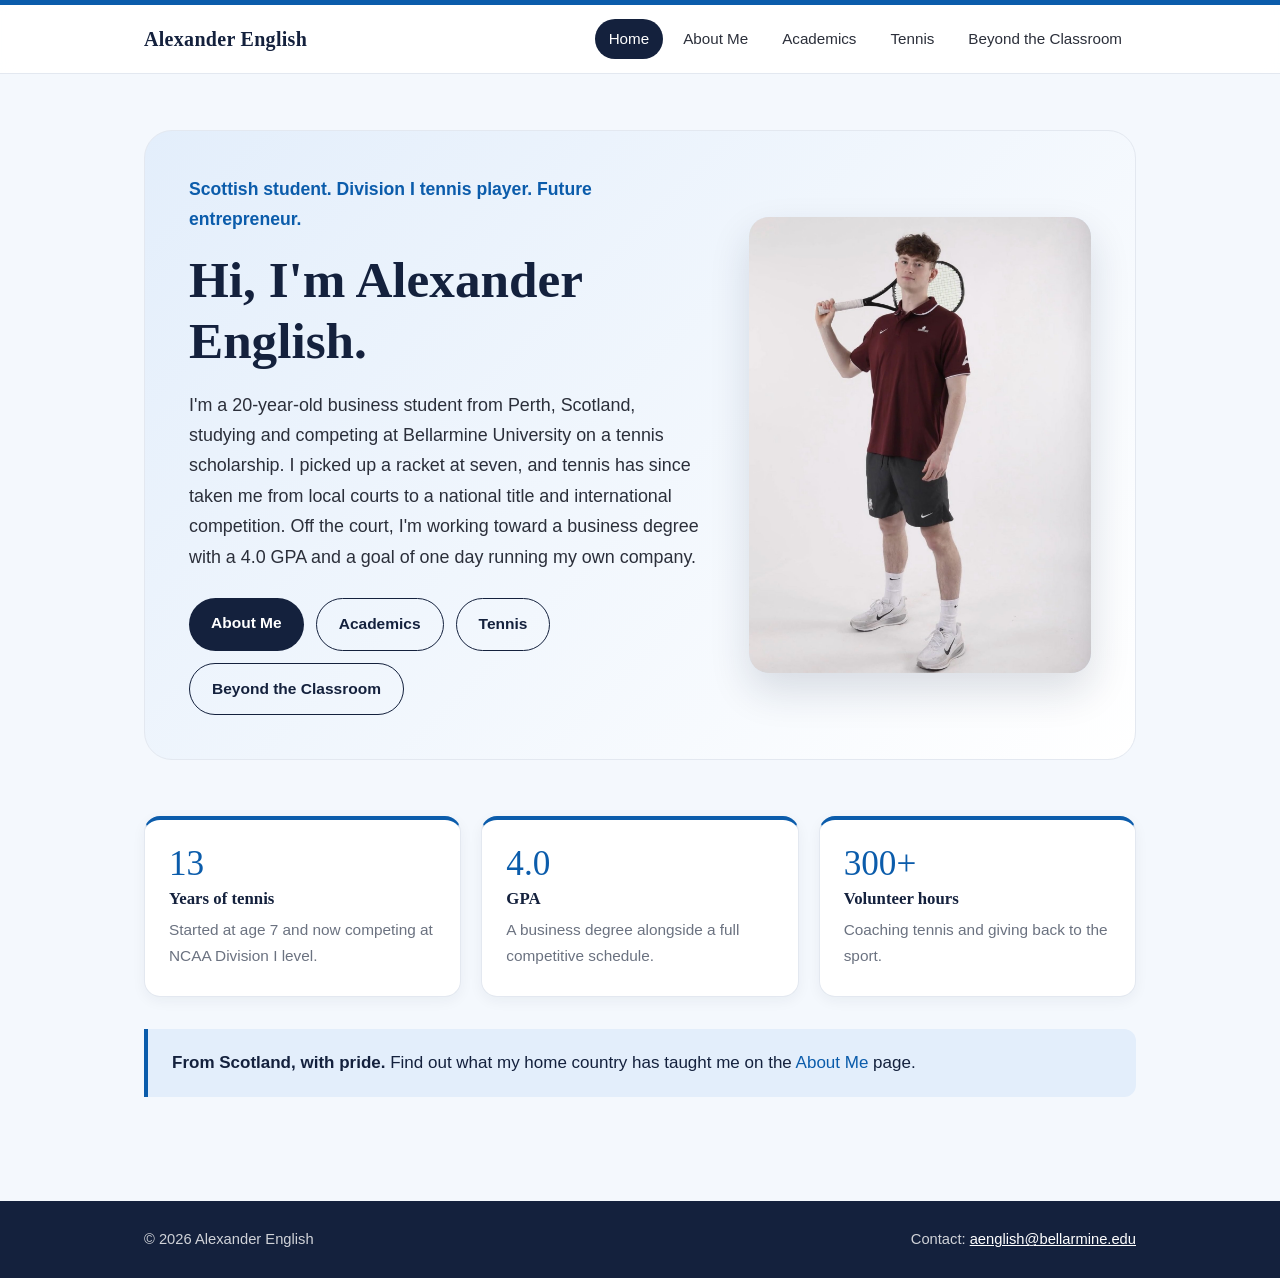
<file: index.html>
<!DOCTYPE html>
<html lang="en">
<head>
  <meta charset="UTF-8">
  <meta name="viewport" content="width=device-width, initial-scale=1">
  <title>Alexander English | Home</title>
  <meta name="description" content="Alexander English: Scottish business student and Division I tennis player at Bellarmine University.">
  <link rel="stylesheet" href="style.css">
</head>
<body class="theme-home">

<header class="site-header">
  <div class="nav">
    <a class="brand" href="index.html">Alexander English</a>
    <nav>
      <ul>
        <li><a class="link active" href="index.html">Home</a></li>
        <li><a class="link" href="about.html">About Me</a></li>
        <li><a class="link" href="academics.html">Academics</a></li>
        <li><a class="link" href="tennis.html">Tennis</a></li>
        <li><a class="link" href="beyond.html">Beyond the Classroom</a></li>
      </ul>
    </nav>
  </div>
</header>

<main>
  <section class="hero">
    <div>
      <p class="tagline">Scottish student. Division I tennis player. Future entrepreneur.</p>
      <h1>Hi, I'm Alexander English.</h1>
      <p class="intro">
        I'm a 20-year-old business student from Perth, Scotland, studying and competing at Bellarmine University
        on a tennis scholarship. I picked up a racket at seven, and tennis has since taken me from local courts
        to a national title and international competition. Off the court, I'm working toward a business degree
        with a 4.0 GPA and a goal of one day running my own company.
      </p>
      <div class="btn-row">
        <a class="btn" href="about.html">About Me</a>
        <a class="btn ghost" href="academics.html">Academics</a>
        <a class="btn ghost" href="tennis.html">Tennis</a>
        <a class="btn ghost" href="beyond.html">Beyond the Classroom</a>
      </div>
    </div>

    <!-- PHOTO: replace images/home.jpg with your own headshot or action shot -->
    <figure class="photo">
      <span class="ph-label">Photo coming soon</span>
      <img src="images/home.jpg" alt="Alexander English" onerror="this.style.display='none'">
    </figure>
  </section>

  <section class="cards">
    <div class="card">
      <div class="big">13</div>
      <h3>Years of tennis</h3>
      <p>Started at age 7 and now competing at NCAA Division I level.</p>
    </div>
    <div class="card">
      <div class="big">4.0</div>
      <h3>GPA</h3>
      <p>A business degree alongside a full competitive schedule.</p>
    </div>
    <div class="card">
      <div class="big">300+</div>
      <h3>Volunteer hours</h3>
      <p>Coaching tennis and giving back to the sport.</p>
    </div>
  </section>

  <div class="callout">
    <p><strong>From Scotland, with pride.</strong> Find out what my home country has taught me on the <a href="about.html">About Me</a> page.</p>
  </div>
</main>

<footer>
  <div class="foot">
    <span>&copy; 2026 Alexander English</span>
    <span>Contact: <a href="mailto:aenglish@bellarmine.edu">aenglish@bellarmine.edu</a></span>
  </div>
</footer>

</body>
</html>
</file>
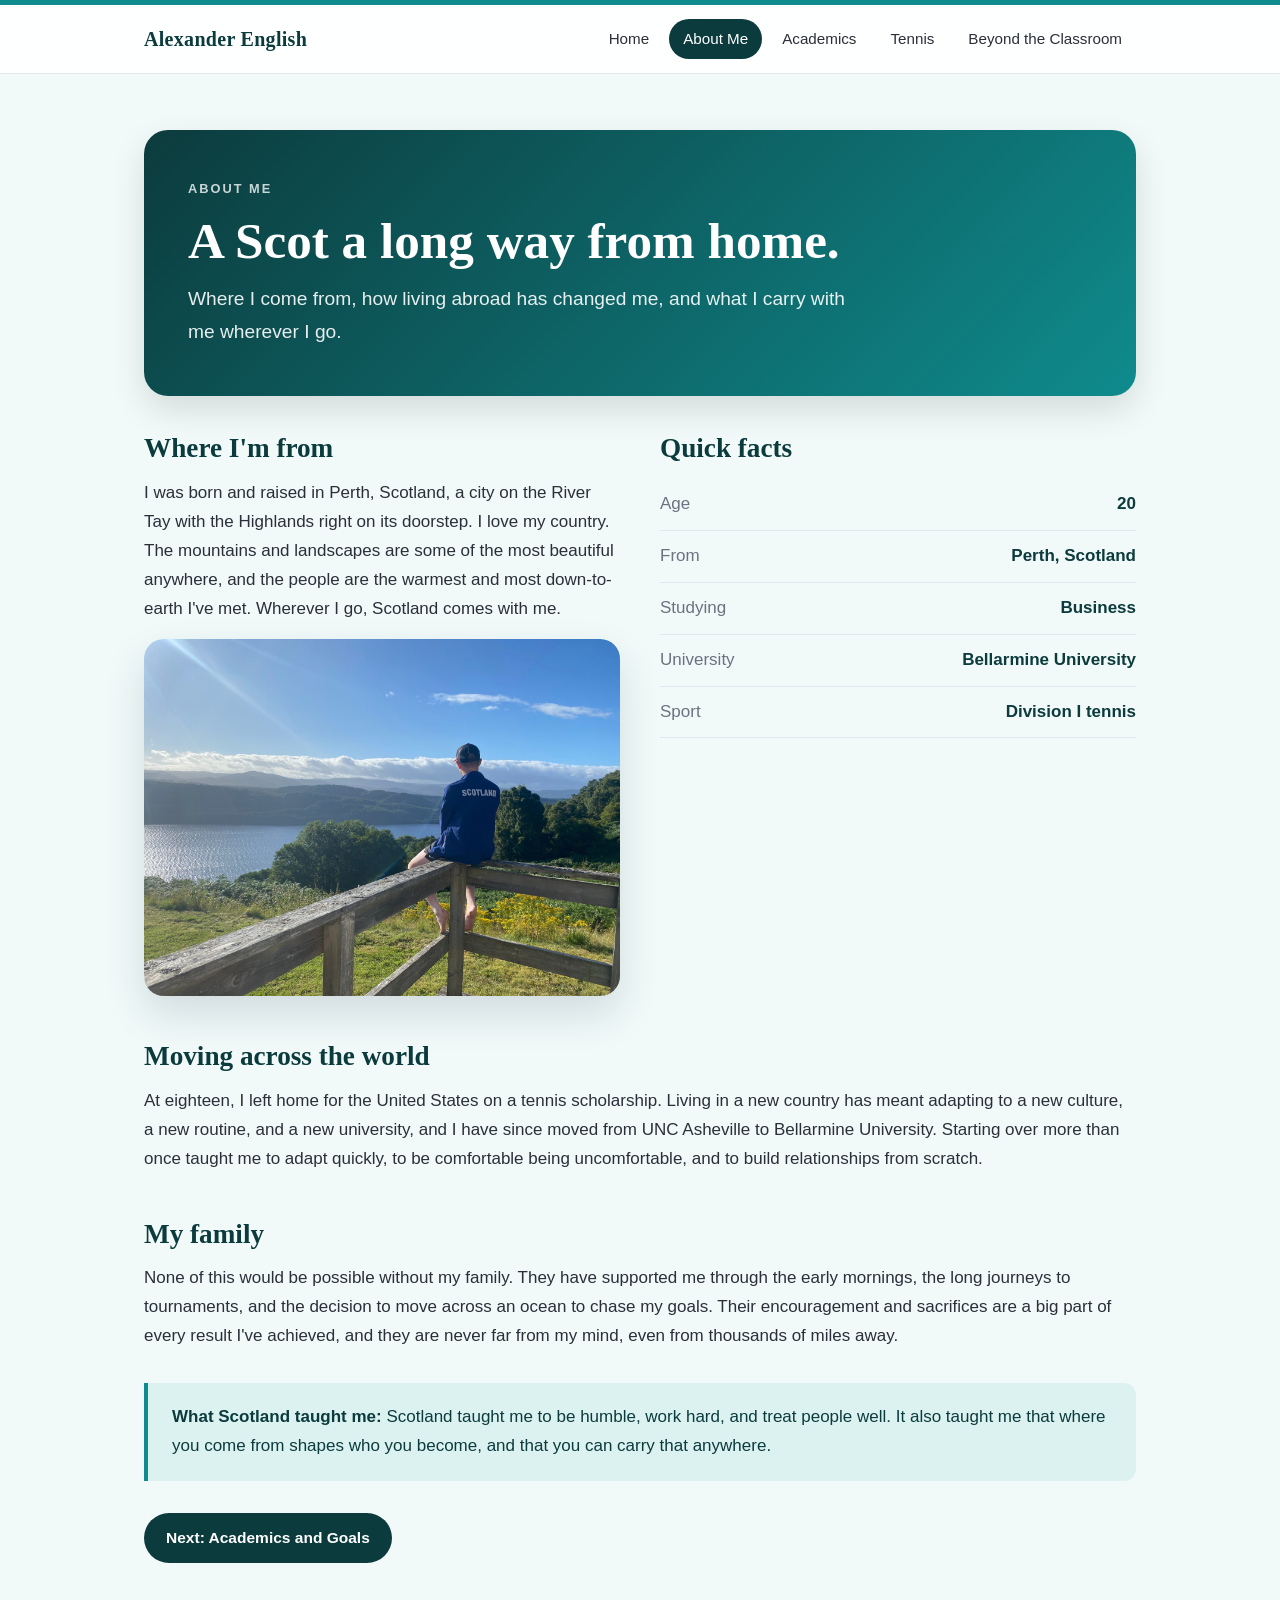
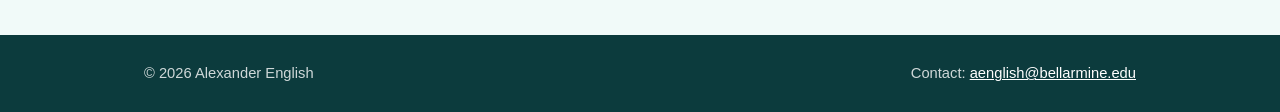
<file: about.html>
<!DOCTYPE html>
<html lang="en">
<head>
  <meta charset="UTF-8">
  <meta name="viewport" content="width=device-width, initial-scale=1">
  <title>Alexander English | About Me</title>
  <meta name="description" content="Where Alexander English is from, and what life as an international student has taught him.">
  <link rel="stylesheet" href="style.css">
</head>
<body class="theme-about">

<header class="site-header">
  <div class="nav">
    <a class="brand" href="index.html">Alexander English</a>
    <nav>
      <ul>
        <li><a class="link" href="index.html">Home</a></li>
        <li><a class="link active" href="about.html">About Me</a></li>
        <li><a class="link" href="academics.html">Academics</a></li>
        <li><a class="link" href="tennis.html">Tennis</a></li>
        <li><a class="link" href="beyond.html">Beyond the Classroom</a></li>
      </ul>
    </nav>
  </div>
</header>

<main>
  <div class="page-head">
  <p class="eyebrow">About Me</p>
  <h1>A Scot a long way from home.</h1>
  <p class="lead">Where I come from, how living abroad has changed me, and what I carry with me wherever I go.</p>
  </div>

  <div class="two-col" style="margin-top:36px;">
    <div>
      <h2 style="margin-top:0;">Where I'm from</h2>
      <p>
        I was born and raised in Perth, Scotland, a city on the River Tay with the Highlands right on its doorstep.
        I love my country. The mountains and landscapes are some of the most beautiful anywhere, and the people are
        the warmest and most down-to-earth I've met. Wherever I go, Scotland comes with me.
      </p>

      <!-- PHOTO: replace images/scotland.jpg with a photo from Scotland -->
      <figure class="photo" style="aspect-ratio:4/3;">
        <span class="ph-label">Photo coming soon</span>
        <img src="images/scotland.jpg" alt="Looking out over a Scottish loch wearing a Scotland jacket" onerror="this.style.display='none'">
      </figure>
    </div>

    <div>
      <h2 style="margin-top:0;">Quick facts</h2>
      <ul class="facts">
        <li><span>Age</span><span>20</span></li>
        <li><span>From</span><span>Perth, Scotland</span></li>
        <li><span>Studying</span><span>Business</span></li>
        <li><span>University</span><span>Bellarmine University</span></li>
        <li><span>Sport</span><span>Division I tennis</span></li>
      </ul>
    </div>
  </div>

  <h2>Moving across the world</h2>
  <p>
    At eighteen, I left home for the United States on a tennis scholarship. Living in a new country has meant adapting
    to a new culture, a new routine, and a new university, and I have since moved from UNC Asheville to Bellarmine
    University. Starting over more than once taught me to adapt quickly, to be comfortable being uncomfortable, and to
    build relationships from scratch.
  </p>

  <h2>My family</h2>
  <p>
    None of this would be possible without my family. They have supported me through the early mornings, the long
    journeys to tournaments, and the decision to move across an ocean to chase my goals. Their encouragement and
    sacrifices are a big part of every result I've achieved, and they are never far from my mind, even from thousands
    of miles away.
  </p>

  <div class="callout">
    <p><strong>What Scotland taught me:</strong> Scotland taught me to be humble, work hard, and treat people well.
    It also taught me that where you come from shapes who you become, and that you can carry that anywhere.</p>
  </div>

  <div class="btn-row">
    <a class="btn" href="academics.html">Next: Academics and Goals</a>
  </div>
</main>

<footer>
  <div class="foot">
    <span>&copy; 2026 Alexander English</span>
    <span>Contact: <a href="mailto:aenglish@bellarmine.edu">aenglish@bellarmine.edu</a></span>
  </div>
</footer>

</body>
</html>
</file>
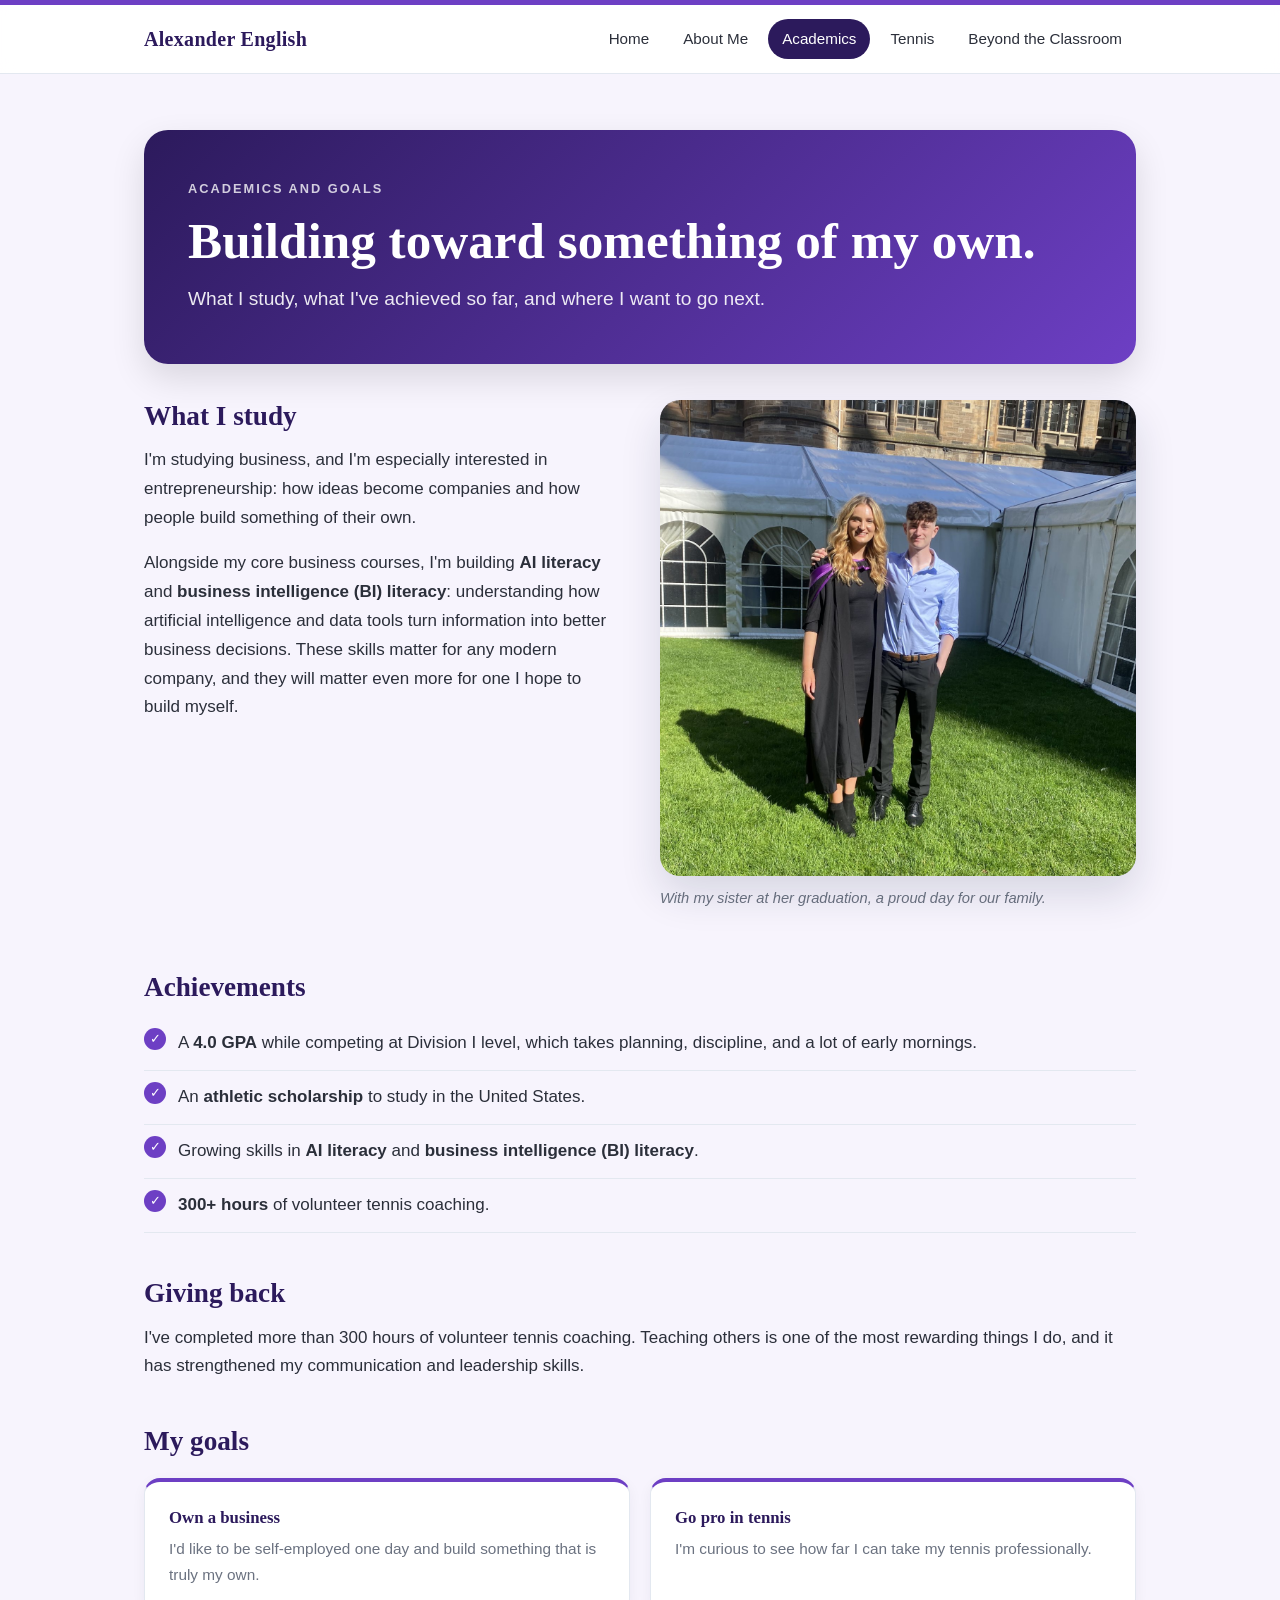
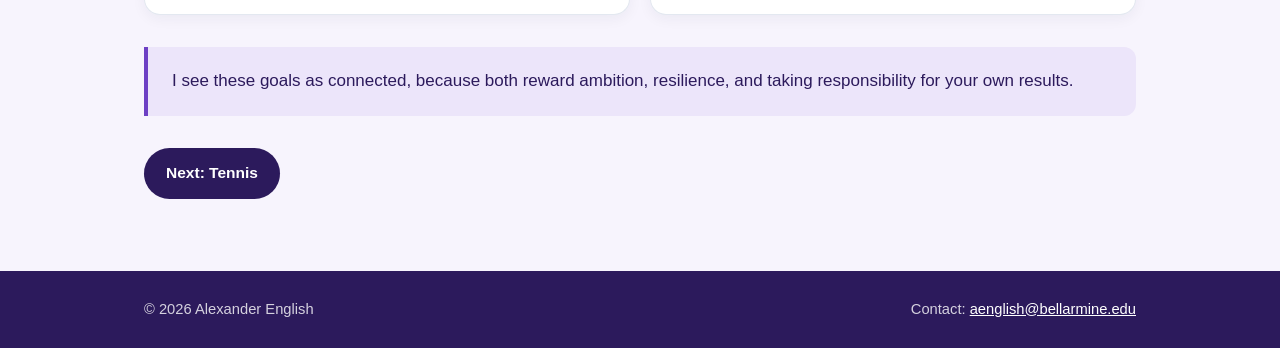
<file: academics.html>
<!DOCTYPE html>
<html lang="en">
<head>
  <meta charset="UTF-8">
  <meta name="viewport" content="width=device-width, initial-scale=1">
  <title>Alexander English | Academics and Goals</title>
  <meta name="description" content="Alexander English's business studies, academic achievements, and goals.">
  <link rel="stylesheet" href="style.css">
</head>
<body class="theme-academics">

<header class="site-header">
  <div class="nav">
    <a class="brand" href="index.html">Alexander English</a>
    <nav>
      <ul>
        <li><a class="link" href="index.html">Home</a></li>
        <li><a class="link" href="about.html">About Me</a></li>
        <li><a class="link active" href="academics.html">Academics</a></li>
        <li><a class="link" href="tennis.html">Tennis</a></li>
        <li><a class="link" href="beyond.html">Beyond the Classroom</a></li>
      </ul>
    </nav>
  </div>
</header>

<main>
  <div class="page-head">
  <p class="eyebrow">Academics and Goals</p>
  <h1>Building toward something of my own.</h1>
  <p class="lead">What I study, what I've achieved so far, and where I want to go next.</p>
  </div>

  <div class="two-col" style="margin-top:36px;">
    <div>
      <h2 style="margin-top:0;">What I study</h2>
      <p>
        I'm studying business, and I'm especially interested in entrepreneurship: how ideas become companies and how
        people build something of their own.
      </p>
      <p>
        Alongside my core business courses, I'm building <strong>AI literacy</strong> and
        <strong>business intelligence (BI) literacy</strong>: understanding how artificial intelligence and data tools
        turn information into better business decisions. These skills matter for any modern company, and they will
        matter even more for one I hope to build myself.
      </p>
    </div>

    <div>
      <!-- PHOTO: replace images/sister-graduation.jpg -->
      <figure class="photo" style="aspect-ratio:1/1;">
        <span class="ph-label">Photo coming soon</span>
        <img src="images/sister-graduation.jpg" alt="With my sister at her graduation" style="object-position:center 30%" onerror="this.style.display='none'">
      </figure>
      <p class="caption">With my sister at her graduation, a proud day for our family.</p>
    </div>
  </div>

  <h2>Achievements</h2>
  <ul class="checklist">
    <li>A <strong>4.0 GPA</strong> while competing at Division I level, which takes planning, discipline, and a lot of early mornings.</li>
    <li>An <strong>athletic scholarship</strong> to study in the United States.</li>
    <li>Growing skills in <strong>AI literacy</strong> and <strong>business intelligence (BI) literacy</strong>.</li>
    <li><strong>300+ hours</strong> of volunteer tennis coaching.</li>
  </ul>

  <h2>Giving back</h2>
  <p>
    I've completed more than 300 hours of volunteer tennis coaching. Teaching others is one of the most rewarding
    things I do, and it has strengthened my communication and leadership skills.
  </p>

  <h2>My goals</h2>
  <div class="cards" style="margin-top:20px;">
    <div class="card">
      <h3>Own a business</h3>
      <p>I'd like to be self-employed one day and build something that is truly my own.</p>
    </div>
    <div class="card">
      <h3>Go pro in tennis</h3>
      <p>I'm curious to see how far I can take my tennis professionally.</p>
    </div>
  </div>

  <div class="callout">
    <p>I see these goals as connected, because both reward ambition, resilience, and taking responsibility for your own results.</p>
  </div>

  <div class="btn-row">
    <a class="btn" href="tennis.html">Next: Tennis</a>
  </div>
</main>

<footer>
  <div class="foot">
    <span>&copy; 2026 Alexander English</span>
    <span>Contact: <a href="mailto:aenglish@bellarmine.edu">aenglish@bellarmine.edu</a></span>
  </div>
</footer>

</body>
</html>
</file>
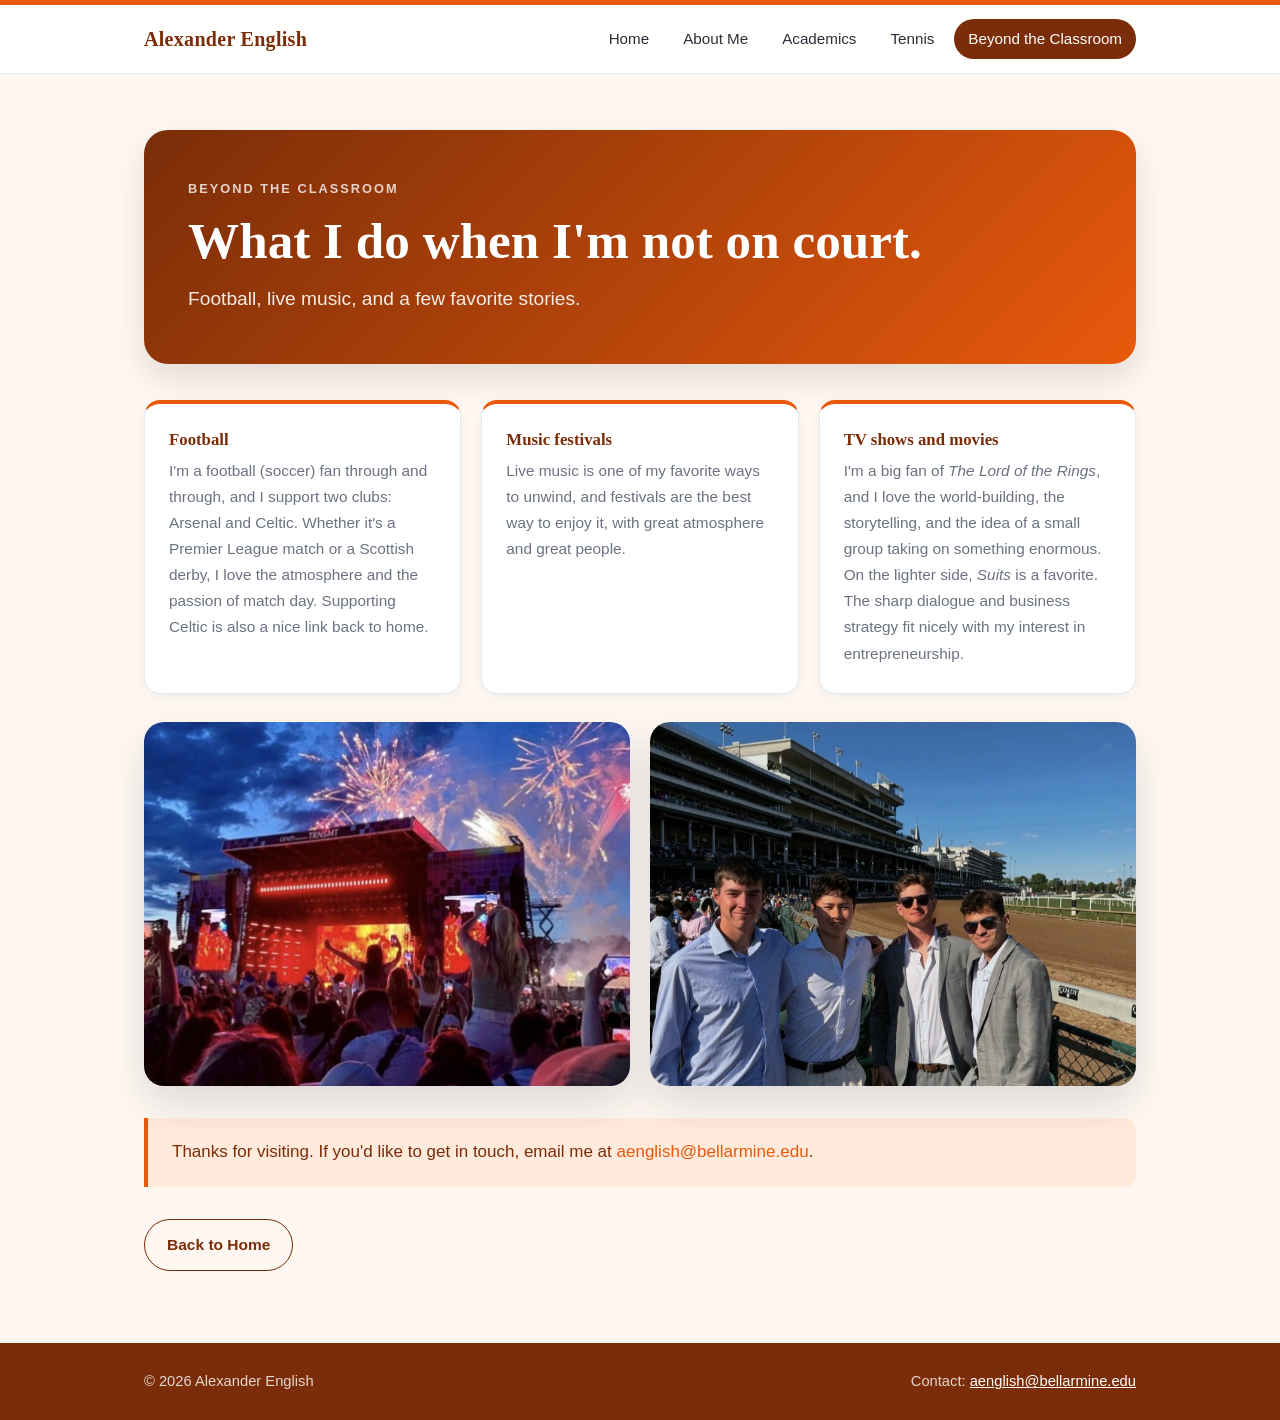
<file: beyond.html>
<!DOCTYPE html>
<html lang="en">
<head>
  <meta charset="UTF-8">
  <meta name="viewport" content="width=device-width, initial-scale=1">
  <title>Alexander English | Beyond the Classroom</title>
  <meta name="description" content="What Alexander English enjoys outside of tennis and studying: football, music festivals, and favorite shows.">
  <link rel="stylesheet" href="style.css">
</head>
<body class="theme-beyond">

<header class="site-header">
  <div class="nav">
    <a class="brand" href="index.html">Alexander English</a>
    <nav>
      <ul>
        <li><a class="link" href="index.html">Home</a></li>
        <li><a class="link" href="about.html">About Me</a></li>
        <li><a class="link" href="academics.html">Academics</a></li>
        <li><a class="link" href="tennis.html">Tennis</a></li>
        <li><a class="link active" href="beyond.html">Beyond the Classroom</a></li>
      </ul>
    </nav>
  </div>
</header>

<main>
  <div class="page-head">
  <p class="eyebrow">Beyond the Classroom</p>
  <h1>What I do when I'm not on court.</h1>
  <p class="lead">Football, live music, and a few favorite stories.</p>
  </div>

  <div class="cards" style="margin-top:36px;">
    <div class="card">
      <h3>Football</h3>
      <p>
        I'm a football (soccer) fan through and through, and I support two clubs: Arsenal and Celtic. Whether it's a
        Premier League match or a Scottish derby, I love the atmosphere and the passion of match day. Supporting Celtic
        is also a nice link back to home.
      </p>
    </div>
    <div class="card">
      <h3>Music festivals</h3>
      <p>
        Live music is one of my favorite ways to unwind, and festivals are the best way to enjoy it, with great
        atmosphere and great people.
      </p>
    </div>
    <div class="card">
      <h3>TV shows and movies</h3>
      <p>
        I'm a big fan of <em>The Lord of the Rings</em>, and I love the world-building, the storytelling, and the idea
        of a small group taking on something enormous. On the lighter side, <em>Suits</em> is a favorite. The sharp
        dialogue and business strategy fit nicely with my interest in entrepreneurship.
      </p>
    </div>
  </div>

  <!-- PHOTOS: replace images/festival.jpg and images/friends.jpg -->
  <div class="gallery">
    <figure class="photo">
      <span class="ph-label">Photo coming soon</span>
      <img src="images/festival.jpg" alt="A music festival stage with fireworks at dusk" onerror="this.style.display='none'">
    </figure>
    <figure class="photo">
      <span class="ph-label">Photo coming soon</span>
      <img src="images/friends.jpg" alt="With friends at the races" style="object-position:center 40%" onerror="this.style.display='none'">
    </figure>
  </div>

  <div class="callout">
    <p>Thanks for visiting. If you'd like to get in touch, email me at
    <a href="mailto:aenglish@bellarmine.edu">aenglish@bellarmine.edu</a>.</p>
  </div>

  <div class="btn-row">
    <a class="btn ghost" href="index.html">Back to Home</a>
  </div>
</main>

<footer>
  <div class="foot">
    <span>&copy; 2026 Alexander English</span>
    <span>Contact: <a href="mailto:aenglish@bellarmine.edu">aenglish@bellarmine.edu</a></span>
  </div>
</footer>

</body>
</html>
</file>
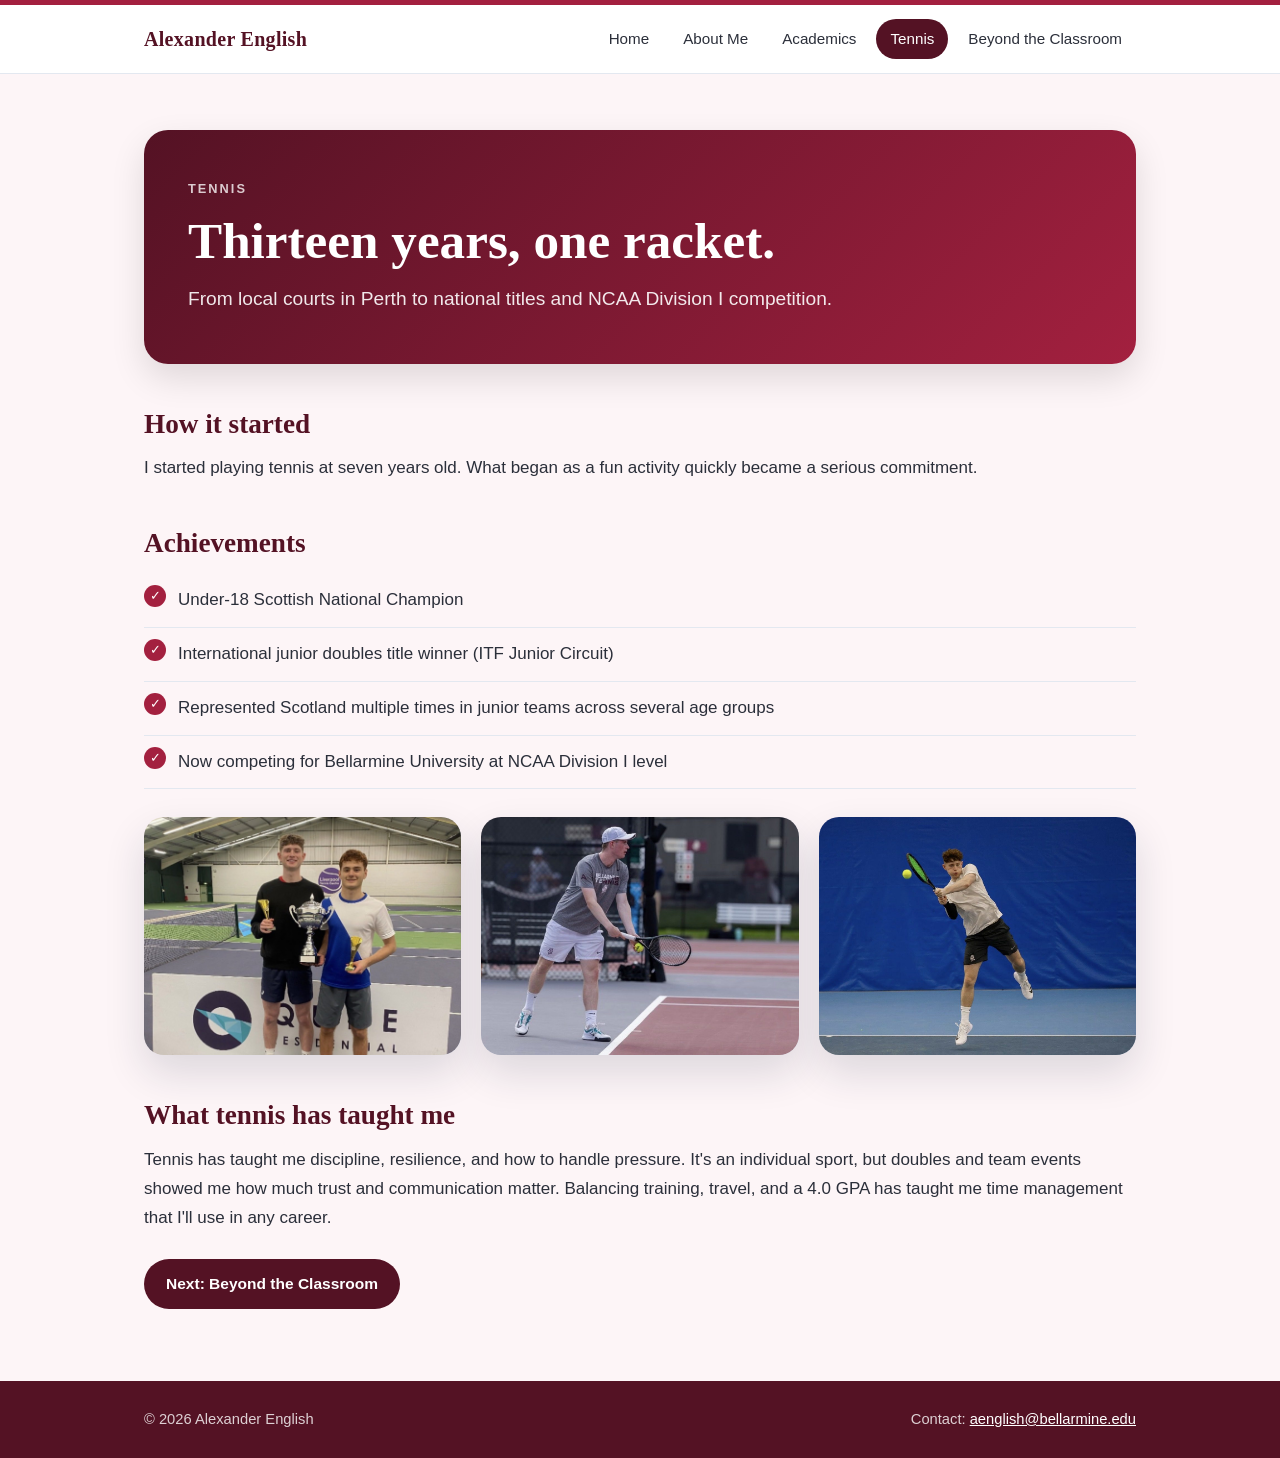
<file: tennis.html>
<!DOCTYPE html>
<html lang="en">
<head>
  <meta charset="UTF-8">
  <meta name="viewport" content="width=device-width, initial-scale=1">
  <title>Alexander English | Tennis</title>
  <meta name="description" content="Alexander English's tennis journey: Scottish national champion and NCAA Division I player.">
  <link rel="stylesheet" href="style.css">
</head>
<body class="theme-tennis">

<header class="site-header">
  <div class="nav">
    <a class="brand" href="index.html">Alexander English</a>
    <nav>
      <ul>
        <li><a class="link" href="index.html">Home</a></li>
        <li><a class="link" href="about.html">About Me</a></li>
        <li><a class="link" href="academics.html">Academics</a></li>
        <li><a class="link active" href="tennis.html">Tennis</a></li>
        <li><a class="link" href="beyond.html">Beyond the Classroom</a></li>
      </ul>
    </nav>
  </div>
</header>

<main>
  <div class="page-head">
  <p class="eyebrow">Tennis</p>
  <h1>Thirteen years, one racket.</h1>
  <p class="lead">From local courts in Perth to national titles and NCAA Division I competition.</p>
  </div>

  <h2>How it started</h2>
  <p>
    I started playing tennis at seven years old. What began as a fun activity quickly became a serious commitment.
  </p>

  <h2>Achievements</h2>
  <ul class="checklist">
    <li>Under-18 Scottish National Champion</li>
    <li>International junior doubles title winner (ITF Junior Circuit)</li>
    <li>Represented Scotland multiple times in junior teams across several age groups</li>
    <li>Now competing for Bellarmine University at NCAA Division I level</li>
  </ul>

  <!-- PHOTOS: replace images/tennis-1.jpg, tennis-2.jpg, tennis-3.jpg with your tennis photos -->
  <div class="gallery">
    <figure class="photo">
      <span class="ph-label">Photo coming soon</span>
      <img src="images/tennis-1.jpg" alt="Two tennis players holding trophies after a tournament" style="object-position:center 15%" onerror="this.style.display='none'">
    </figure>
    <figure class="photo">
      <span class="ph-label">Photo coming soon</span>
      <img src="images/tennis-2.jpg" alt="Serving for Bellarmine tennis" style="object-position:30% center" onerror="this.style.display='none'">
    </figure>
    <figure class="photo">
      <span class="ph-label">Photo coming soon</span>
      <img src="images/tennis-3.jpg" alt="Hitting a backhand during a match" onerror="this.style.display='none'">
    </figure>
  </div>

  <h2>What tennis has taught me</h2>
  <p>
    Tennis has taught me discipline, resilience, and how to handle pressure. It's an individual sport, but doubles and
    team events showed me how much trust and communication matter. Balancing training, travel, and a 4.0 GPA has taught
    me time management that I'll use in any career.
  </p>

  <div class="btn-row">
    <a class="btn" href="beyond.html">Next: Beyond the Classroom</a>
  </div>
</main>

<footer>
  <div class="foot">
    <span>&copy; 2026 Alexander English</span>
    <span>Contact: <a href="mailto:aenglish@bellarmine.edu">aenglish@bellarmine.edu</a></span>
  </div>
</footer>

</body>
</html>
</file>
<file: style.css>
/* =====================================================
   EASY EDIT ZONE: change the colors and fonts here
   ===================================================== */
:root {
  --navy: #14213d;        /* main dark color */
  --blue: #0b5cab;        /* accent (Scottish blue) */
  --blue-soft: #e8f0fa;   /* light blue backgrounds */
  --ink: #2b2f3a;         /* body text */
  --muted: #6b7280;       /* secondary text */
  --bg: #fbfcfe;          /* page background */
  --card: #ffffff;
  --line: #e3e8f0;
  --heading-font: Georgia, "Times New Roman", serif;
  --body-font: -apple-system, BlinkMacSystemFont, "Segoe UI", Roboto, Helvetica, Arial, sans-serif;
}

/* =====================================================
   PAGE COLOR THEMES: each page has its own colors.
   Change any of these to recolor a page.
   ===================================================== */
body.theme-home     { --navy:#14213d; --blue:#0b5cab; --blue-soft:#e3eefb; --bg:#f4f8fd; }  /* Scottish blue */
body.theme-about    { --navy:#0c3b3d; --blue:#0f8b8d; --blue-soft:#dcf2f1; --bg:#f1faf9; }  /* Highland teal */
body.theme-academics{ --navy:#2c1a5c; --blue:#6d3fc4; --blue-soft:#ece5fa; --bg:#f7f4fd; }  /* Graduation purple */
body.theme-tennis   { --navy:#541224; --blue:#a3203f; --blue-soft:#fbe6eb; --bg:#fdf5f7; }  /* Bellarmine maroon */
body.theme-beyond   { --navy:#7a2d08; --blue:#e8590c; --blue-soft:#ffeadb; --bg:#fff8f2; }  /* Festival orange */

* { box-sizing: border-box; margin: 0; padding: 0; }
html { scroll-behavior: smooth; }
body {
  font-family: var(--body-font);
  color: var(--ink);
  background: var(--bg);
  line-height: 1.7;
  font-size: 17px;
}
a { color: var(--blue); text-decoration: none; }
a:hover { text-decoration: underline; }

/* ---------- Navigation ---------- */
header.site-header {
  background: rgba(255,255,255,0.92);
  backdrop-filter: blur(8px);
  border-bottom: 1px solid var(--line);
  border-top: 5px solid var(--blue);
  position: sticky;
  top: 0;
  z-index: 10;
}
.nav {
  max-width: 1040px;
  margin: 0 auto;
  padding: 14px 24px;
  display: flex;
  align-items: center;
  justify-content: space-between;
  flex-wrap: wrap;
  gap: 10px;
}
.brand {
  font-family: var(--heading-font);
  font-size: 1.25rem;
  color: var(--navy);
  font-weight: bold;
  letter-spacing: 0.3px;
}
.brand:hover { text-decoration: none; }
.nav ul { list-style: none; display: flex; gap: 6px; flex-wrap: wrap; }
.nav a.link {
  display: block;
  padding: 7px 14px;
  border-radius: 999px;
  color: var(--ink);
  font-size: 0.95rem;
}
.nav a.link:hover { background: var(--blue-soft); text-decoration: none; }
.nav a.link.active { background: var(--navy); color: #fff; }

/* ---------- Layout ---------- */
main { max-width: 1040px; margin: 0 auto; padding: 56px 24px 72px; }
.eyebrow {
  text-transform: uppercase;
  letter-spacing: 2px;
  font-size: 0.8rem;
  color: var(--blue);
  font-weight: 600;
  margin-bottom: 10px;
}
h1, h2, h3 { font-family: var(--heading-font); color: var(--navy); line-height: 1.2; }
h1 { font-size: clamp(2.1rem, 5vw, 3.2rem); margin-bottom: 18px; }
h2 { font-size: 1.7rem; margin: 44px 0 14px; }
h3 { font-size: 1.2rem; margin-bottom: 8px; }
p { margin-bottom: 16px; }
.lead { font-size: 1.2rem; color: var(--muted); max-width: 680px; }

/* ---------- Hero (home) ---------- */
.hero {
  display: grid;
  grid-template-columns: 1.2fr 0.8fr;
  gap: 48px;
  align-items: center;
  padding: 44px;
  background: linear-gradient(135deg, var(--blue-soft) 0%, #ffffff 100%);
  border: 1px solid var(--line);
  border-radius: 28px;
}
.hero .photo { aspect-ratio: 3 / 4; }

/* ---------- Colored page banner (inner pages) ---------- */
.page-head {
  background: linear-gradient(135deg, var(--navy) 0%, var(--blue) 100%);
  border-radius: 24px;
  padding: 48px 44px;
  margin-bottom: 8px;
  box-shadow: 0 14px 34px rgba(0, 0, 0, 0.12);
}
.page-head .eyebrow { color: rgba(255,255,255,0.78); }
.page-head h1 { color: #fff; margin-bottom: 12px; }
.page-head .lead { color: rgba(255,255,255,0.9); margin-bottom: 0; }
.caption { font-size: 0.92rem; color: var(--muted); margin-top: 10px; font-style: italic; }
.hero .tagline { font-size: 1.1rem; color: var(--blue); font-weight: 600; margin-bottom: 14px; }
.hero p.intro { font-size: 1.12rem; max-width: 560px; }
.btn-row { display: flex; flex-wrap: wrap; gap: 12px; margin-top: 26px; }
.btn {
  display: inline-block;
  padding: 12px 22px;
  border-radius: 999px;
  background: var(--navy);
  color: #fff;
  font-weight: 600;
  font-size: 0.97rem;
  transition: transform .15s ease, background .15s ease;
}
.btn:hover { background: var(--blue); text-decoration: none; transform: translateY(-2px); }
.btn.ghost { background: transparent; color: var(--navy); border: 1.5px solid var(--navy); }
.btn.ghost:hover { background: var(--navy); color: #fff; }

/* ---------- Photos ---------- */
.photo {
  position: relative;
  border-radius: 20px;
  overflow: hidden;
  background: linear-gradient(135deg, var(--blue-soft), #d5e3f5);
  aspect-ratio: 4 / 5;
  box-shadow: 0 18px 40px rgba(20, 33, 61, 0.14);
}
.photo.wide { aspect-ratio: 16 / 10; }
.photo img { width: 100%; height: 100%; object-fit: cover; display: block; }
.photo .ph-label {
  position: absolute; inset: 0;
  display: flex; align-items: center; justify-content: center;
  text-align: center; padding: 20px;
  color: var(--blue); font-size: 0.9rem; opacity: 0.7;
  z-index: 0;
}
.photo img { position: relative; z-index: 1; }
.photo figcaption { display: none; }
.gallery { display: grid; grid-template-columns: repeat(auto-fit, minmax(260px, 1fr)); gap: 20px; margin: 28px 0; }
.gallery .photo { aspect-ratio: 4 / 3; }
.hero .photo img { object-position: center top; }

/* ---------- Cards ---------- */
.cards { display: grid; grid-template-columns: repeat(auto-fit, minmax(220px, 1fr)); gap: 20px; margin-top: 56px; }
.card {
  background: var(--card);
  border: 1px solid var(--line);
  border-top: 4px solid var(--blue);
  border-radius: 16px;
  padding: 26px 24px;
  box-shadow: 0 4px 14px rgba(20, 33, 61, 0.05);
}
.card .big { font-family: var(--heading-font); font-size: 2.2rem; color: var(--blue); line-height: 1; margin-bottom: 8px; }
.card p { margin: 0; color: var(--muted); font-size: 0.96rem; }
.card h3 { font-size: 1.05rem; }

.callout {
  background: var(--blue-soft);
  border-left: 4px solid var(--blue);
  border-radius: 0 12px 12px 0;
  padding: 20px 24px;
  margin: 32px 0;
  color: var(--navy);
}
.callout p { margin: 0; }

.two-col { display: grid; grid-template-columns: 1fr 1fr; gap: 40px; align-items: start; }
.facts { list-style: none; }
.facts li { padding: 11px 0; border-bottom: 1px solid var(--line); display: flex; justify-content: space-between; gap: 16px; }
.facts li span:first-child { color: var(--muted); }
.facts li span:last-child { font-weight: 600; color: var(--navy); text-align: right; }

.checklist { list-style: none; }
.checklist li { padding: 12px 0 12px 34px; position: relative; border-bottom: 1px solid var(--line); }
.checklist li::before {
  content: "✓"; position: absolute; left: 0; top: 11px;
  width: 22px; height: 22px; border-radius: 50%;
  background: var(--blue); color: #fff; font-size: 0.8rem;
  display: flex; align-items: center; justify-content: center;
}

/* ---------- Footer ---------- */
footer { background: var(--navy); }
.foot {
  max-width: 1040px; margin: 0 auto; padding: 26px 24px;
  display: flex; justify-content: space-between; flex-wrap: wrap; gap: 10px;
  color: rgba(255,255,255,0.8); font-size: 0.92rem;
}
.foot a { color: #fff; text-decoration: underline; }

/* ---------- Mobile ---------- */
@media (max-width: 760px) {
  body { font-size: 16px; }
  main { padding: 36px 20px 56px; }
  .hero, .two-col { grid-template-columns: 1fr; gap: 28px; }
  .hero { padding: 26px 22px; }
  .hero .photo { max-width: 340px; }
  .page-head { padding: 34px 26px; }
  .nav { padding: 12px 20px; }
}
</file>
